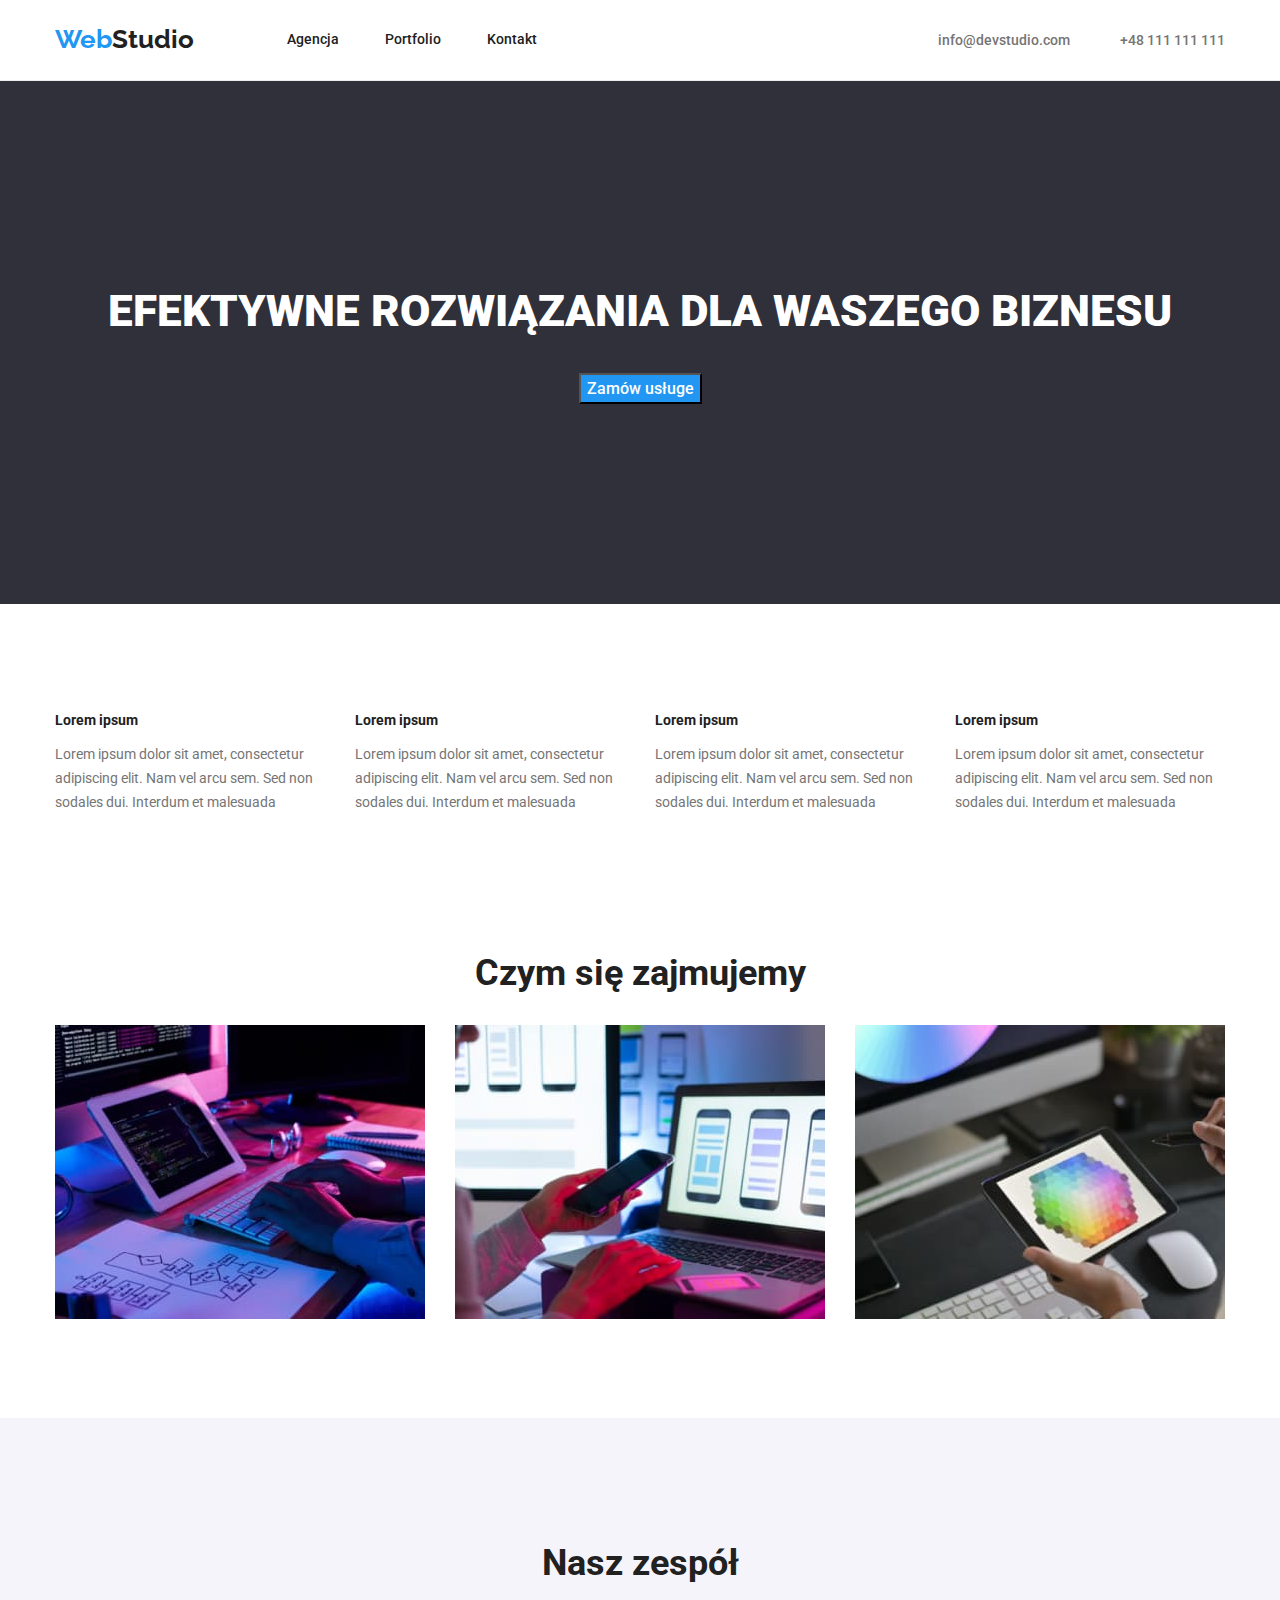
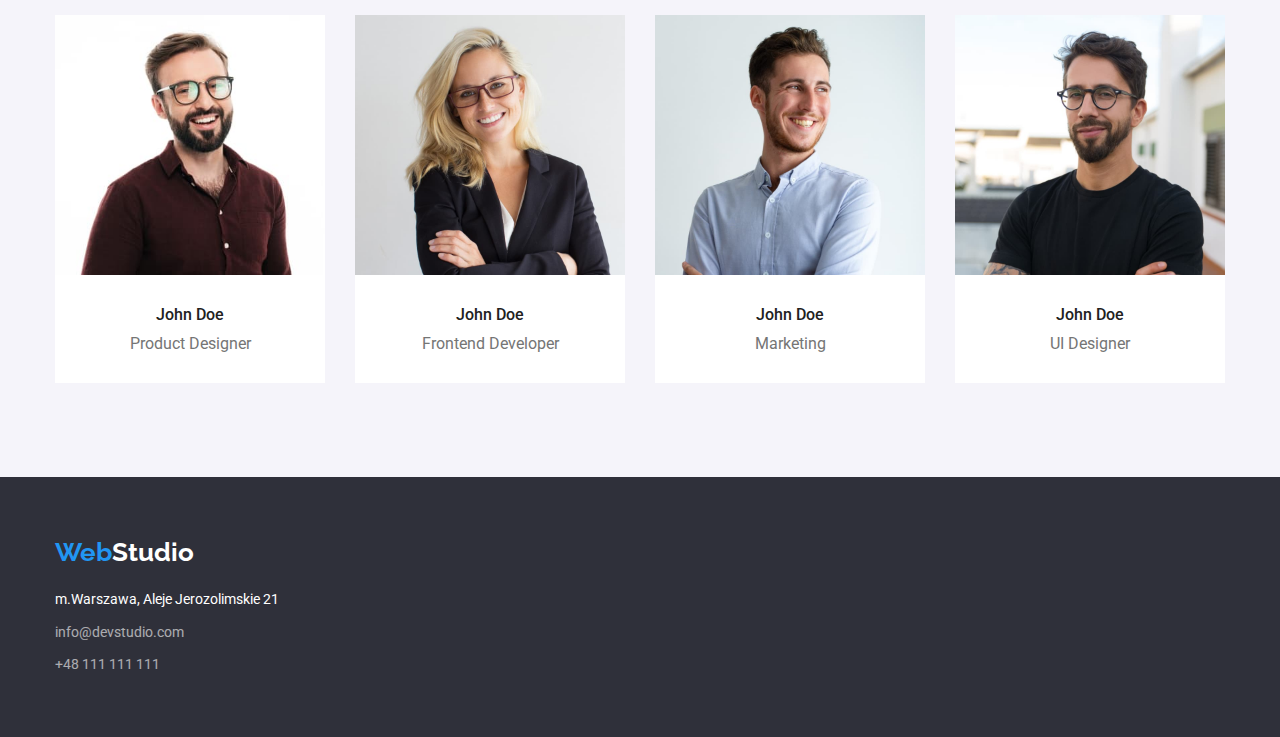
<file: index.html>
<!DOCTYPE html>
<html lang="pl">
  <head>
    <meta charset="UTF-8" />
    <meta http-equiv="X-UA-Compatible" content="IE=edge" />
    <meta name="viewport" content="width=device-width, initial-scale=1.0" />
    <title>Document</title>
    <link
      rel="stylesheet"
      href="https://cdnjs.cloudflare.com/ajax/libs/modern-normalize/1.0.0/modern-normalize.min.css"
    />
    <link rel="stylesheet" href="CSS/styles.css" />
    <link rel="preconnect" href="https://fonts.googleapis.com" />
    <link rel="preconnect" href="https://fonts.gstatic.com" crossorigin />
    <link
      href="https://fonts.googleapis.com/css2?family=Roboto:wght@400;500;700;900&display=swap"
      rel="stylesheet"
    />
    <link rel="preconnect" href="https://fonts.googleapis.com" />
    <link rel="preconnect" href="https://fonts.gstatic.com" crossorigin />
    <link
      href="https://fonts.googleapis.com/css2?family=Raleway:wght@700&family=Roboto:wght@400;500;700;900&display=swap"
      rel="stylesheet"
    />
  </head>
  <body>
    <header class="header-border">
      <div class="header1 container">
        <a href="index.html" class="link"
          ><span class="logo"><span class="color-logo">Web</span>Studio</span></a
        >
        <nav>
          <ul class="menu">
            <li>
              <a href="#" class="link-text-header">Agencja</a>
            </li>
            <li class="menu-portfolio">
              <a href="portfolio.html" class="link-text-header">Portfolio</a>
            </li>
            <li class="menu-contact">
              <a href="#" class="link-text-header">Kontakt</a>
            </li>
          </ul>
        </nav>
        <ul class="contact-header">
          <li>
            <a href="mailtoo:info@devstudio.com" class="link-text-header2">info@devstudio.com</a>
          </li>
          <li class="contact-tel">
            <a href="tel:+48 111 111 111" class="link-text-header2">+48 111 111 111</a>
          </li>
        </ul>
      </div>
    </header>
    <main>
      <section class="slogan1">
        <div class="container">
          <h1 class="slogan">EFEKTYWNE ROZWIĄZANIA DLA WASZEGO BIZNESU</h1>
          <button type="button" class="button">Zamów usługe</button>
        </div>
      </section>
      <section class="what-we-do">
        <div class="container">
          <ul class="lorem-list">
            <li>
              <h3 class="lorem1">Lorem ipsum</h3>
              <p class="lorem2">
                Lorem ipsum dolor sit amet, consectetur adipiscing elit. Nam vel arcu sem. Sed non
                sodales dui. Interdum et malesuada
              </p>
            </li>
            <li class="lorem-list1">
              <h3 class="lorem1">Lorem ipsum</h3>
              <p class="lorem2">
                Lorem ipsum dolor sit amet, consectetur adipiscing elit. Nam vel arcu sem. Sed non
                sodales dui. Interdum et malesuada
              </p>
            </li>
            <li class="lorem-list2">
              <h3 class="lorem1">Lorem ipsum</h3>
              <p class="lorem2">
                Lorem ipsum dolor sit amet, consectetur adipiscing elit. Nam vel arcu sem. Sed non
                sodales dui. Interdum et malesuada
              </p>
            </li>
            <li>
              <h3 class="lorem1">Lorem ipsum</h3>
              <p class="lorem2">
                Lorem ipsum dolor sit amet, consectetur adipiscing elit. Nam vel arcu sem. Sed non
                sodales dui. Interdum et malesuada
              </p>
            </li>
          </ul>
        </div>
      </section>
      <section class="images-work section">
        <div class="container">
          <h2 class="header-name">Czym się zajmujemy</h2>
          <ul class="images-list">
            <li>
              <img src="./images/img.jpg" alt="keyboard" width="370" height="294" />
            </li>
            <li class="images-list1">
              <img src="./images/img.2.jpg" alt="laptop" width="370" height="294" />
            </li>
            <li>
              <img src="./images/img.3.jpg" alt="tablet" width="370" height="294" />
            </li>
          </ul>
        </div>
      </section>
      <section class="our-team section">
        <div class="container">
          <h2 class="header-name">Nasz zespół</h2>
          <ul class="team-list">
            <li class="team-list1">
              <img
                src="./images/img.4.jpg"
                alt="John-Doe-Product-Designer"
                width="270"
                height="260"
              />
              <span class="team"> John Doe</span><span class="workplace">Product Designer</span>
            </li>
            <li class="team-list2">
              <img
                src="./images/img.5.jpg"
                alt="John-Doe-Frontend-Developer"
                width="270"
                height="260"
              />
              <span class="team"> John Doe</span><span class="workplace">Frontend Developer</span>
            </li>
            <li class="team-list3">
              <img src="./images/img.6.jpg" alt="John-Doe-Marketing" width="270" height="260" />
              <span class="team"> John Doe</span><span class="workplace">Marketing</span>
            </li>
            <li class="team-list4">
              <img src="./images/img.7.jpg" alt="John-Doe-UI-Designer" width="270" height="260" />
              <span class="team"> John Doe</span><span class="workplace">UI Designer</span>
            </li>
          </ul>
        </div>
      </section>
    </main>
    <footer class="footer-address">
      <address class="container">
        <a href="index.html" class="link"
          ><span class="logo"
            ><span class="color-logo">Web</span><span class="color-logo2">Studio</span></span
          ></a
        >
        <span class="text-footer">m.Warszawa, Aleje Jerozolimskie 21</span>
        <ul>
          <li>
            <a href="mailtoo:info@devstudio.com" class="link-text-footer2">info@devstudio.com</a>
          </li>
          <li class="contact-footer1">
            <a href="tel:+48 111 111 111" class="link-text-footer2">+48 111 111 111</a>
          </li>
        </ul>
      </address>
    </footer>
  </body>
</html>
</file>
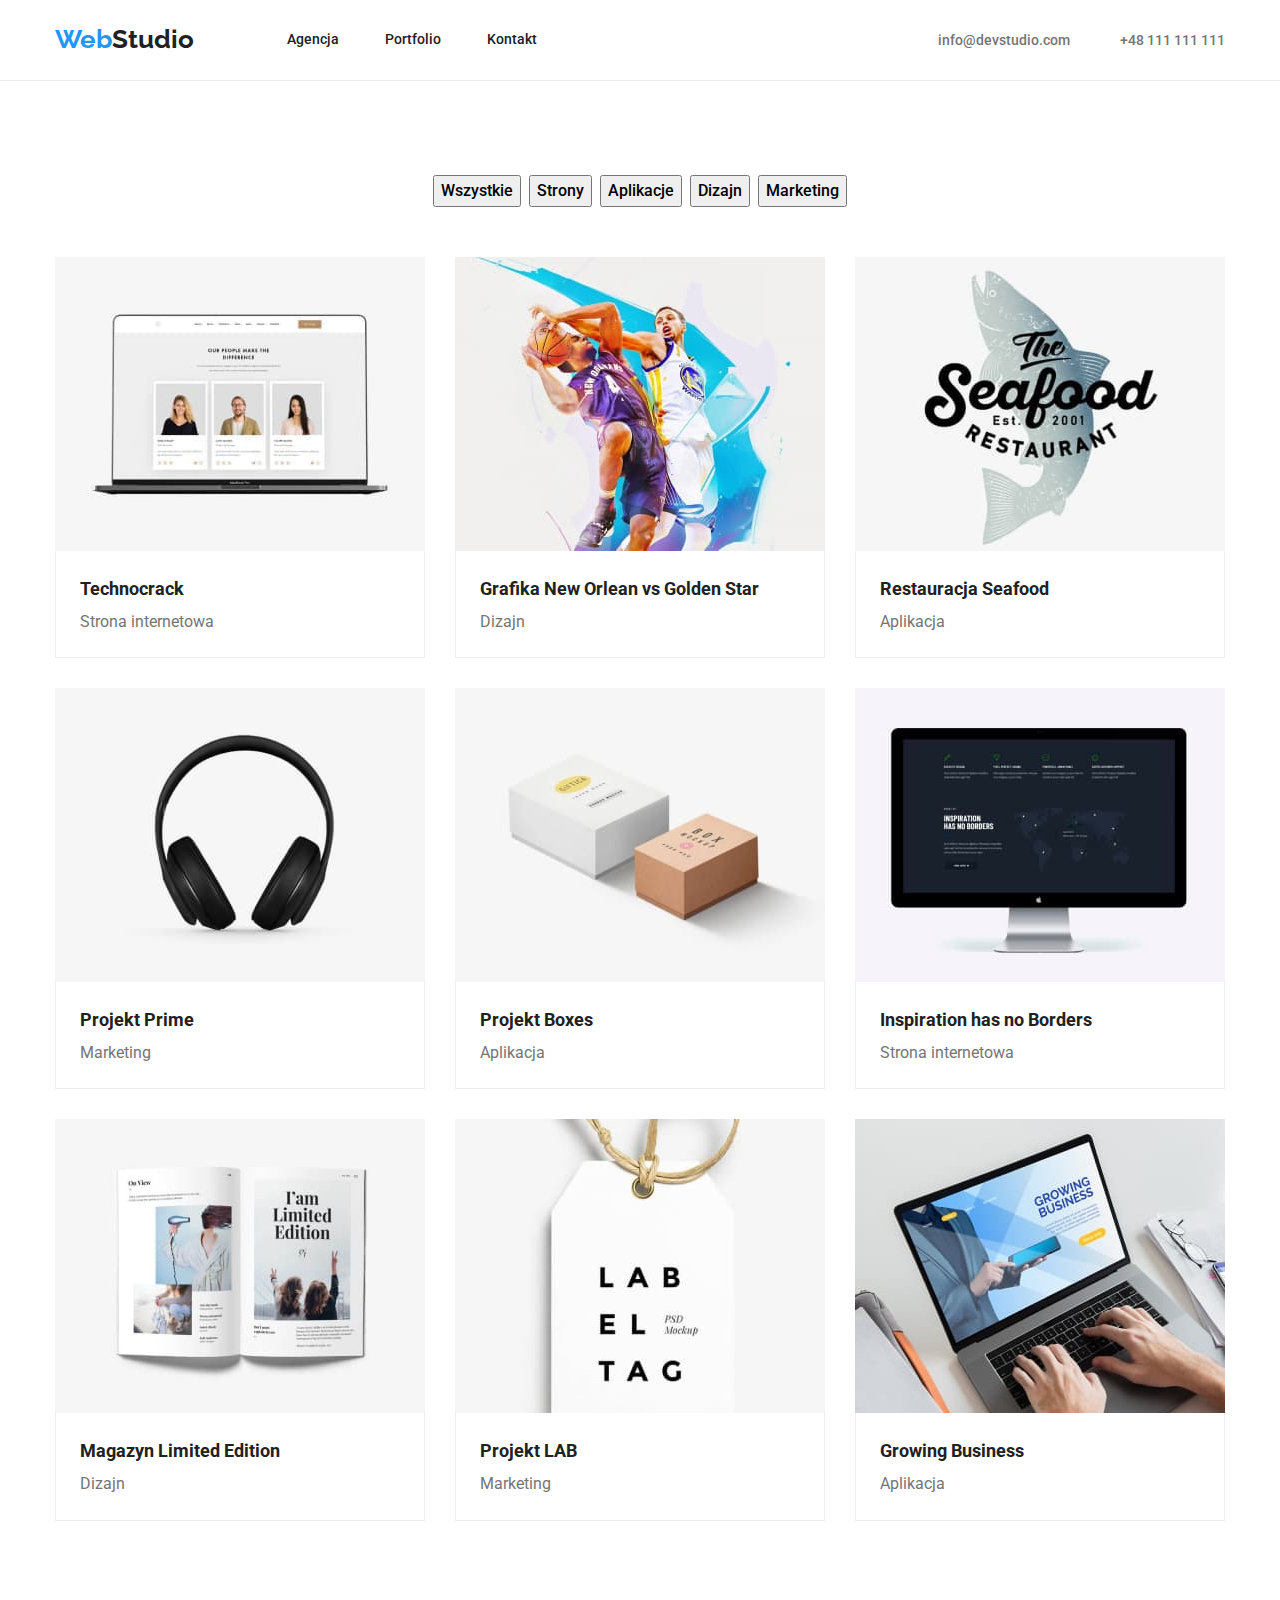
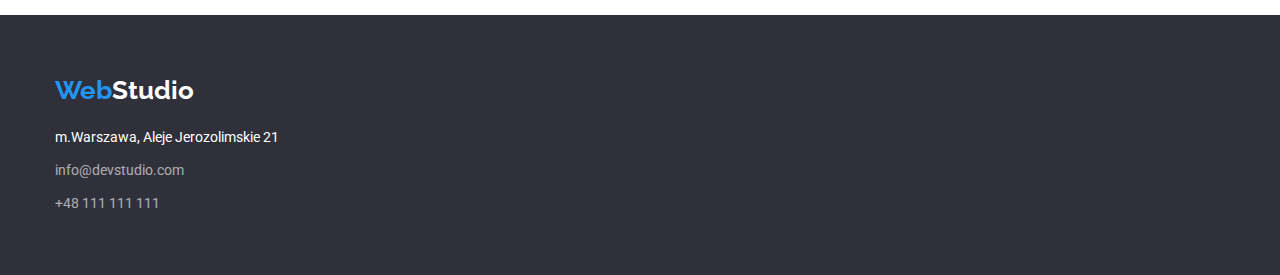
<file: portfolio.html>
<!DOCTYPE html>
<html lang="pl">
  <head>
    <meta charset="UTF-8" />
    <meta http-equiv="X-UA-Compatible" content="IE=edge" />
    <meta name="viewport" content="width=device-width, initial-scale=1.0" />
    <title>Document</title>
    <link
      rel="stylesheet"
      href="https://cdnjs.cloudflare.com/ajax/libs/modern-normalize/1.0.0/modern-normalize.min.css"
    />
    <link rel="stylesheet" href="CSS/styles.css" />
    <link rel="preconnect" href="https://fonts.googleapis.com" />
    <link rel="preconnect" href="https://fonts.gstatic.com" crossorigin />
    <link
      href="https://fonts.googleapis.com/css2?family=Roboto:wght@400;500;700;900&display=swap"
      rel="stylesheet"
    />
    <link rel="preconnect" href="https://fonts.googleapis.com" />
    <link rel="preconnect" href="https://fonts.gstatic.com" crossorigin />
    <link
      href="https://fonts.googleapis.com/css2?family=Raleway:wght@700&family=Roboto:wght@400;500;700;900&display=swap"
      rel="stylesheet"
    />
  </head>
  <body>
    <header class="header-border">
      <div class="header1 container">
        <a href="index.html" class="link"
          ><span class="logo"><span class="color-logo">Web</span>Studio</span></a
        >
        <nav>
          <ul class="menu">
            <li>
              <a href="#" class="link-text-header">Agencja</a>
            </li>
            <li class="menu-portfolio">
              <a href="portfolio.html" class="link-text-header">Portfolio</a>
            </li>
            <li class="menu-contact">
              <a href="#" class="link-text-header">Kontakt</a>
            </li>
          </ul>
        </nav>
        <ul class="contact-header">
          <li>
            <a href="mailtoo:info@devstudio.com" class="link-text-header2">info@devstudio.com</a>
          </li>
          <li class="contact-tel">
            <a href="tel:+48 111 111 111" class="link-text-header2">+48 111 111 111</a>
          </li>
        </ul>
      </div>
    </header>
    <main id="main-section" class="section">
      <section>
        <div class="container">
          <ul class="button-list">
            <li>
              <button type="button" class="button1">Wszystkie</button>
            </li>
            <li class="button-list1">
              <button type="button" class="button1">Strony</button>
            </li>
            <li class="button-list1">
              <button type="button" class="button1">Aplikacje</button>
            </li>
            <li class="button-list1">
              <button type="button" class="button1">Dizajn</button>
            </li>
            <li class="button-list1">
              <button type="button" class="button1">Marketing</button>
            </li>
          </ul>
        </div>
      </section>
      <section>
        <div class="container">
          <ul class="images-list2">
            <li class="images-list-item">
              <img src="./images/img9.1.jpg" alt="laptop" width="370" height="294" /><span
                class="name-project"
                >Technocrack</span
              ><span class="type-project"> Strona internetowa</span>
            </li>
            <li class="images-list-item">
              <img
                src="./images/img1.1.jpg"
                alt="basketball-players"
                width="370"
                height="294"
              /><span class="name-project">Grafika New Orlean vs Golden Star</span
              ><span class="type-project"> Dizajn</span>
            </li>
            <li class="images-list-item">
              <img src="./images/img2.1.jpg" alt="restaurant-logo" width="370" height="294" /><span
                class="name-project"
                >Restauracja Seafood</span
              ><span class="type-project"> Aplikacja</span>
            </li>
            <li class="images-list-item">
              <img src="./images/img3.1.jpg" alt="headphones" width="370" height="294" /><span
                class="name-project"
                >Projekt Prime</span
              ><span class="type-project"> Marketing</span>
            </li>
            <li class="images-list-item">
              <img src="./images/img4.1.jpg" alt="boxes" width="370" height="294" /><span
                class="name-project"
                >Projekt Boxes</span
              ><span class="type-project"> Aplikacja</span>
            </li>
            <li class="images-list-item">
              <img src="./images/img5.1.jpg" alt="monitor" width="370" height="294" /><span
                class="name-project"
                >Inspiration has no Borders</span
              ><span class="type-project"> Strona internetowa</span>
            </li>
            <li class="images-list-item">
              <img src="./images/img6.1.jpg" alt="magazine" width="370" height="294" /><span
                class="name-project"
                >Magazyn Limited Edition</span
              ><span class="type-project"> Dizajn</span>
            </li>
            <li class="images-list-item">
              <img src="./images/img7.1.jpg" alt="label" width="370" height="294" /><span
                class="name-project"
                >Projekt LAB</span
              ><span class="type-project"> Marketing</span>
            </li>
            <li class="images-list-item">
              <img src="./images/img8.1.jpg" alt="laptop" width="370" height="294" /><span
                class="name-project"
                >Growing Business</span
              ><span class="type-project"> Aplikacja</span>
            </li>
          </ul>
        </div>
      </section>
    </main>
    <footer class="footer-address">
      <address class="container">
        <a href="index.html" class="link"
          ><span class="logo"
            ><span class="color-logo">Web</span><span class="color-logo2">Studio</span></span
          ></a
        >
        <span class="text-footer">m.Warszawa, Aleje Jerozolimskie 21</span>
        <ul class="contact-footer">
          <li>
            <a href="mailtoo:info@devstudio.com" class="link-text-footer2">info@devstudio.com</a>
          </li>
          <li class="contact-footer1">
            <a href="tel:+48 111 111 111" class="link-text-footer2">+48 111 111 111</a>
          </li>
        </ul>
      </address>
    </footer>
  </body>
</html>
</file>
<file: CSS/styles.css>
body {
  color: #212121;
  font-family: Roboto, raleway sans-serif;
  margin: 0px;
}
.link {
  text-decoration: none;
  color: #212121;
}
.button {
  font-family: Roboto;
  font-weight: 500;
  font-size: 16px;
  line-height: 1.6;
  background-color: #2196f3;
  color: #ffffff;
  cursor: pointer;
}
.button1 {
  font-family: Roboto;
  font-weight: 500;
  font-size: 16px;
  line-height: 1.6;
  cursor: pointer;
}
.button1:hover {
  background-color: #2196f3;
  color: #ffffff;
}

.name-project {
  color: #212121;
  font-weight: 700;
  font-size: 18px;
  line-height: 2;
  border-left: #eeeeee solid 1px;
  border-right: #eeeeee solid 1px;
  padding-left: 24px;
  padding-top: 20px;
}
.type-project {
  color: #757575;
  font-weight: 400;
  font-size: 16px;
  line-height: 1.9;
  border-left: #eeeeee solid 1px;
  border-right: #eeeeee solid 1px;
  padding-left: 24px;
  padding-bottom: 20px;
}
.link:hover {
  color: #2196f3;
}
.link-text-header {
  color: #212121;
  font-weight: 500;
  font-size: 14px;
  line-height: 1.2;
  text-decoration: none;
}
.link-text-header:hover {
  color: #2196f3;
}
.text-footer {
  color: #ffffff;
  font-weight: 400;
  font-size: 14px;
  line-height: 1.7;
  font-style: normal;
  display: block;
  margin-top: 20px;
  margin-bottom: 9px;
}
.link-text-header2 {
  color: #757575;
  font-weight: 500;
  font-size: 14px;
  line-height: 1.2;
  text-decoration: none;
}
.link-text-header2:hover {
  color: #2196f3;
}
.link-text-footer2 {
  color: #ffffff;
  font-weight: 400;
  font-size: 14px;
  line-height: 1.7;
  text-decoration: none;
  font-style: normal;
  opacity: 0.6;
}
.link-text-footer2:hover {
  color: #2196f3;
  opacity: 1;
}
.logo {
  font-family: raleway;
  font-weight: 700;
  font-size: 26px;
  line-height: 1.2;
}
.color-logo {
  color: #2196f3;
  font-style: normal;
}
.team {
  color: #212121;
  font-weight: 500;
  font-size: 16px;
  line-height: 1.2;
}
.workplace {
  color: #757575;
  font-weight: 400;
  font-size: 16px;
  line-height: 1.2;
}
ul {
  list-style-type: none;
}
.lorem1 {
  color: #212121;
  font-weight: 700;
  font-size: 14px;
  line-height: 1.2;
}
.lorem2 {
  color: #757575;
  font-weight: 400;
  font-size: 14px;
  line-height: 1.7;
}
.header-name {
  color: #212121;
  font-weight: 700;
  font-size: 36px;
  line-height: 1.2;
}
.slogan {
  color: #ffffff;
  font-weight: 900;
  font-size: 44px;
  line-height: 1.4;
  margin: 0px 0px 30px 0px;
}
.header1 {
  background-color: #ffffff;
  display: flex;
  align-items: center;
  padding-top: 24px;
  padding-bottom: 25px;
  height: 80px;
}
.slogan1 {
  background-color: var(--slogan);
  text-align: center;
  padding-top: 200px;
  padding-bottom: 200px;
}
.what-we-do {
  background-color: #ffffff;
  padding-top: 94px;
}
.our-team {
  background-color: var(--our-team);
  text-align: center;
}
.footer-address {
  background-color: var(--footer);
  padding-top: 60px;
  padding-bottom: 60px;
}
.main-section {
  background-color: var(--main-section);
}
.color-logo2 {
  color: #ffffff;
  font-style: normal;
}
:root {
  --header: #ffffff;
  --slogan: #2f303a;
  --footer: #2f303a;
  --our-team: #f5f4fa;
  --main-section: #ffffff;
}
.class {
  color: var(--red);
  background: var(--grey);
  border: 1px solid var(--red);
}
.container {
  width: 1200px;
  margin: 0 auto;
  padding: 0 15px;
}
.menu {
  display: inline-flex;
  padding-top: 24px;
  padding-bottom: 25px;
  margin-left: 93px;
}
.menu-portfolio {
  margin-left: 46px;
}
.menu-contact {
  margin-left: 46px;
}
.contact-header {
  display: inline-flex;
  margin-left: auto;
}
.contact-tel {
  margin-left: 50px;
}
.lorem-list {
  display: flex;
}
.lorem-list1 {
  margin-left: 30px;
  margin-right: 30px;
}
.lorem-list2 {
  margin-right: 30px;
}
.images-work {
  text-align: center;
}
.images-list {
  display: flex;
  justify-content: center;
}
.images-list1 {
  margin-left: 30px;
  margin-right: 30px;
}
.team-list {
  display: flex;
  justify-content: center;
}
.team-list1 {
  display: flex;
  flex-direction: column;
  background-color: #ffffff;
}
.team-list2 {
  display: flex;
  flex-direction: column;
  background-color: #ffffff;
  margin-left: 30px;
  margin-right: 30px;
}
.team-list3 {
  display: flex;
  flex-direction: column;
  background-color: #ffffff;
  margin-right: 30px;
}
.team-list4 {
  display: flex;
  flex-direction: column;
  background-color: #ffffff;
  width: 270px;
  height: 368px;
}
.team {
  margin-top: 30px;
  margin-bottom: 10px;
}
.contact-footer1 {
  margin-top: 9px;
}
.section {
  padding-top: 94px;
  padding-bottom: 94px;
}
.button-list {
  display: flex;
  justify-content: center;
}
.button-list1 {
  margin-left: 8px;
}
.images-list2 {
  display: flex;
  flex-wrap: wrap;
  gap: 30px;
  margin-top: 50px;
}
.images-list-item {
  display: flex;
  flex-direction: column;
  border-bottom: #eeeeee solid 1px;
  flex-basis: calc((100% - 60px) / 3);
}
ul {
  padding: 0px;
  margin: 0px;
}
.header-border {
  border-bottom: #ececec solid 1px;
}
</file>
